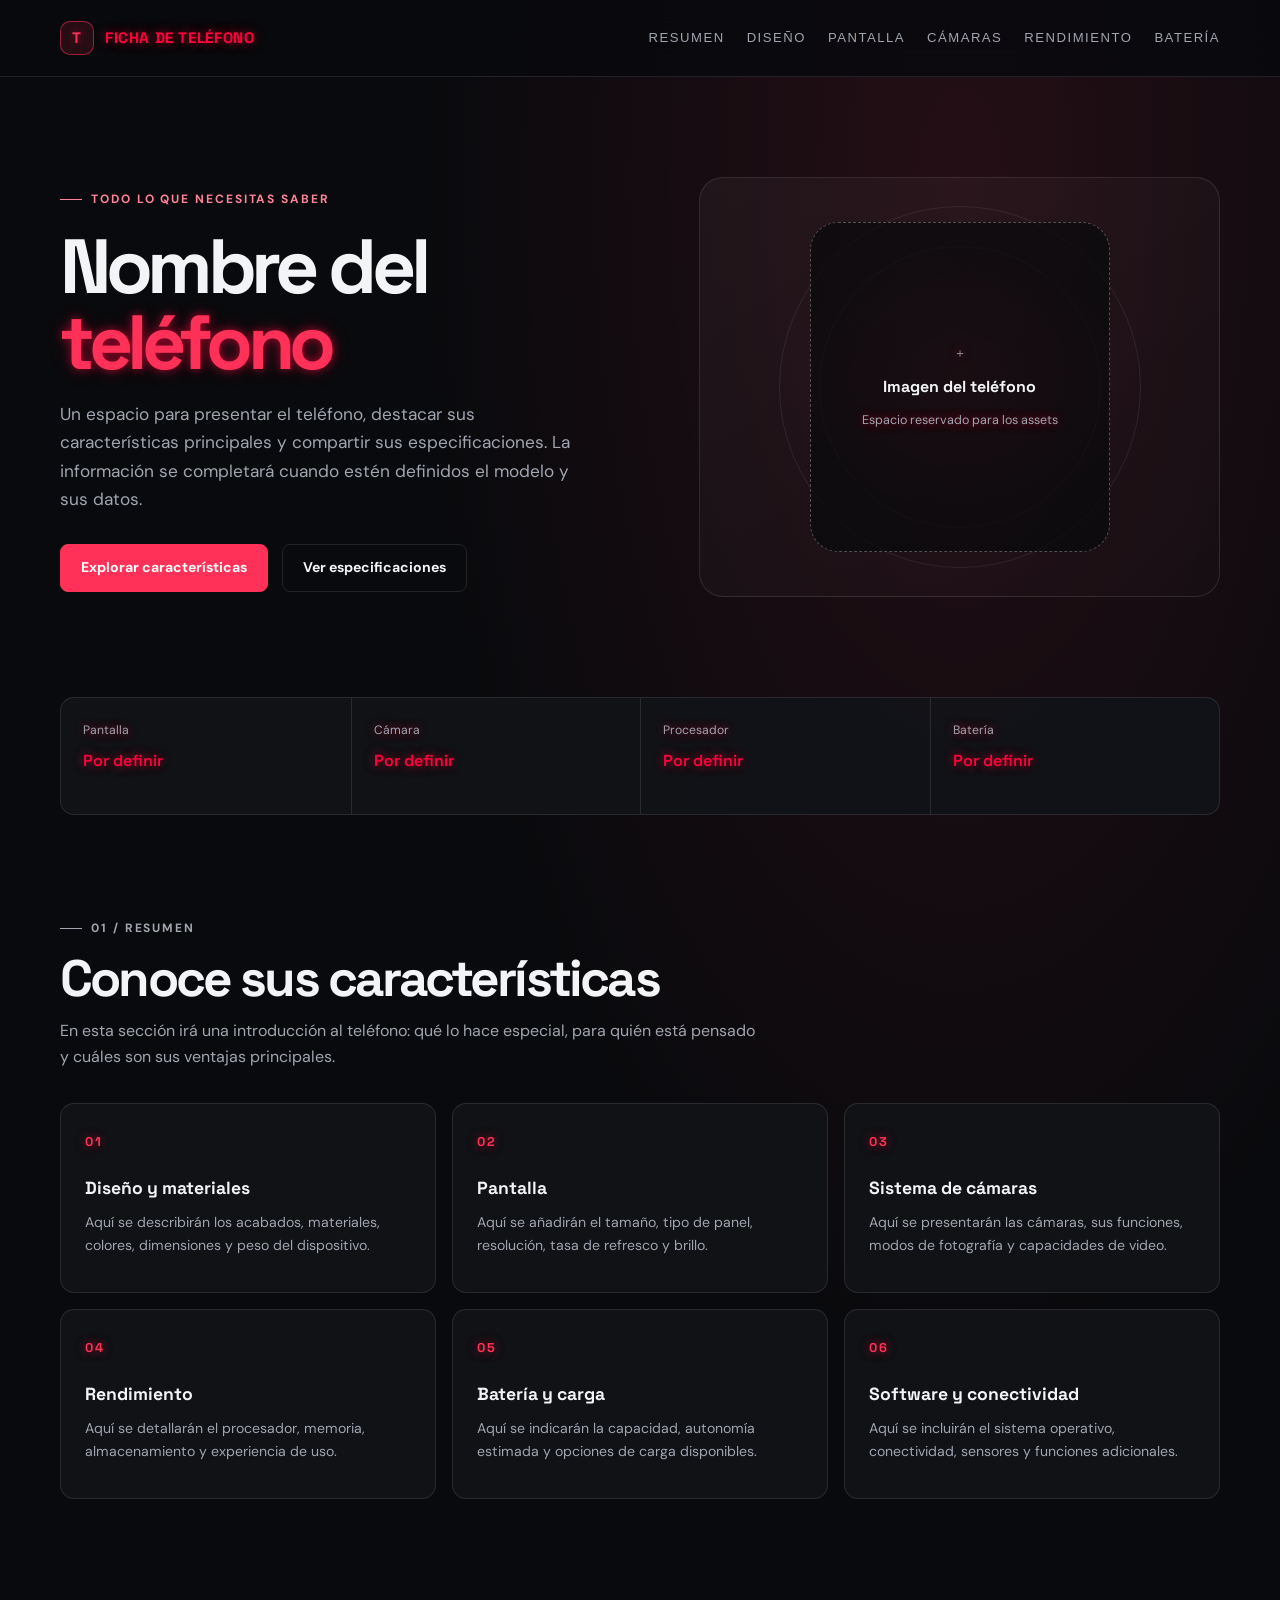
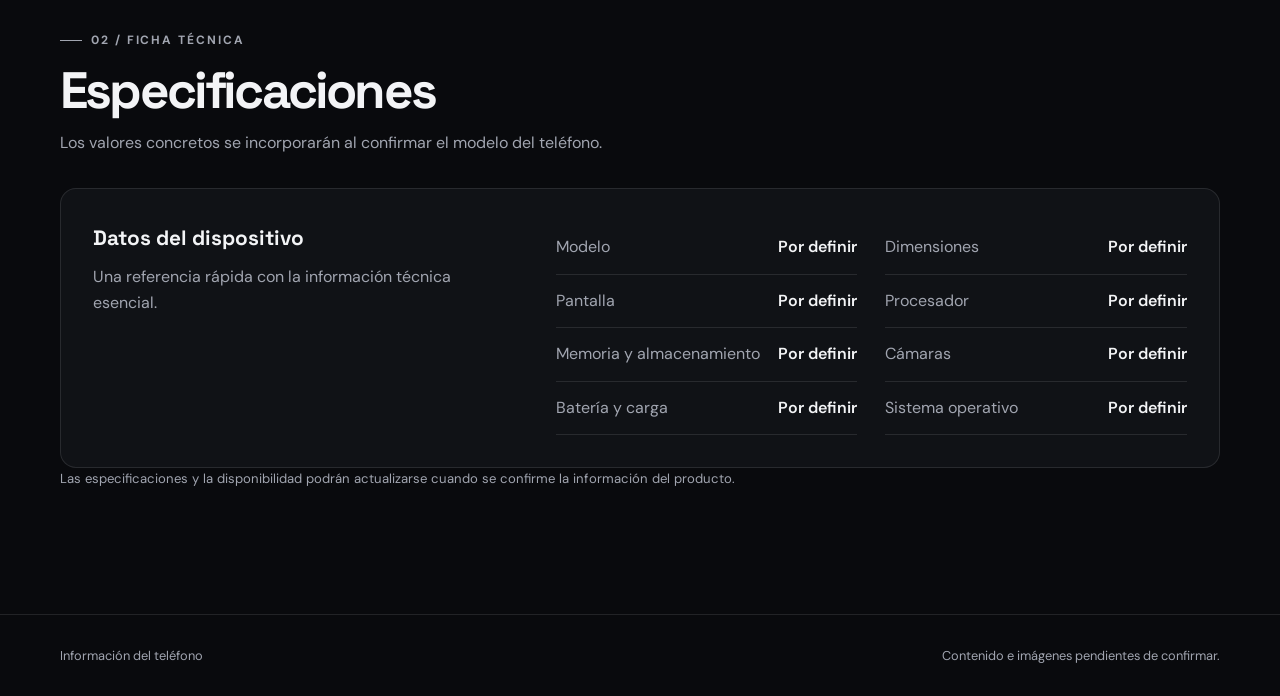
<file: assets/index.html>
<!DOCTYPE html>
<html lang="es">
<head>
    <meta charset="UTF-8">
    <meta name="viewport" content="width=device-width, initial-scale=1.0">
    <meta name="description" content="Información, características y especificaciones del teléfono.">
    <meta name="theme-color" content="#090a0d">
    <title>Teléfono | Información y características</title>
    <link rel="stylesheet" href="styles.css">
    <link rel="preconnect" href="https://fonts.googleapis.com">
    <link rel="preconnect" href="https://fonts.gstatic.com" crossorigin>
    <link href="https://fonts.googleapis.com/css2?family=DM+Sans:wght@400;500;600;700&family=Space+Grotesk:wght@400;500;600;700&display=swap" rel="stylesheet">
    <style>
        :root {
            color-scheme: dark;
            --page-bg: #090a0d;
            --panel-bg: rgba(18, 20, 25, 0.88);
            --panel-border: rgba(255, 255, 255, 0.1);
            --copy: #f3f4f6;
            --muted: #a1a5b0;
            --accent: #ff3158;
            --accent-soft: rgba(255, 49, 88, 0.12);
            --page-width: 1160px;
        }

        * {
            box-sizing: border-box;
        }

        html {
            scroll-behavior: smooth;
            scroll-padding-top: 100px;
        }

        body.phone-page {
            min-width: 320px;
            margin: 0;
            overflow-x: hidden;
            background:
                radial-gradient(ellipse at 75% 8%, rgba(255, 49, 88, 0.11), transparent 34rem),
                var(--page-bg);
            color: var(--copy);
            font-family: "DM Sans", sans-serif;
            line-height: 1.65;
        }

        .phone-page a {
            color: inherit;
        }

        .phone-page .page-container {
            width: min(var(--page-width), calc(100% - 48px));
            margin-inline: auto;
        }

        .phone-page .site-header {
            position: sticky;
            z-index: 10;
            top: 0;
            border-bottom: 1px solid var(--panel-border);
            background: rgba(9, 10, 13, 0.86);
            backdrop-filter: blur(18px);
        }

        .phone-page .header-inner {
            display: flex;
            min-height: 76px;
            align-items: center;
            justify-content: space-between;
            gap: 24px;
        }

        .phone-page .brand {
            display: inline-flex;
            align-items: center;
            gap: 11px;
            font-family: "Space Grotesk", sans-serif;
            font-size: 0.95rem;
            font-weight: 700;
            letter-spacing: 0.04em;
            text-decoration: none;
        }

        .phone-page .brand-mark {
            display: grid;
            width: 34px;
            height: 34px;
            place-items: center;
            border: 1px solid rgba(255, 49, 88, 0.55);
            border-radius: 10px;
            background: var(--accent-soft);
            color: var(--accent);
        }

        .phone-page .main-nav {
            display: flex;
            flex-wrap: wrap;
            justify-content: flex-end;
            gap: 22px;
        }

        .phone-page .main-nav a {
            color: var(--muted);
            font-size: 0.82rem;
            text-decoration: none;
            transition: color 180ms ease;
        }

        .phone-page .main-nav a:hover,
        .phone-page .main-nav a:focus-visible {
            color: var(--copy);
        }

        .phone-page .hero {
            display: grid;
            min-height: 620px;
            grid-template-columns: 1.05fr 0.95fr;
            align-items: center;
            gap: 64px;
            padding-block: 84px;
        }

        .phone-page .eyebrow {
            display: inline-flex;
            align-items: center;
            gap: 9px;
            margin: 0 0 18px;
            color: #ff8298;
            font-size: 0.75rem;
            font-weight: 700;
            letter-spacing: 0.16em;
            text-transform: uppercase;
        }

        .phone-page .eyebrow::before {
            width: 22px;
            height: 1px;
            background: currentColor;
            content: "";
        }

        .phone-page h1,
        .phone-page h2,
        .phone-page h3,
        .phone-page p {
            margin-top: 0;
        }

        .phone-page h1,
        .phone-page h2,
        .phone-page h3 {
            font-family: "Space Grotesk", sans-serif;
        }

        .phone-page h1 {
            max-width: 620px;
            margin-bottom: 20px;
            font-size: clamp(2.8rem, 6vw, 5.3rem);
            letter-spacing: -0.07em;
            line-height: 0.99;
        }

        .phone-page h1 span {
            color: var(--accent);
        }

        .phone-page .hero-copy {
            max-width: 520px;
            margin-bottom: 30px;
            color: var(--muted);
            font-size: 1.08rem;
        }

        .phone-page .hero-actions {
            display: flex;
            flex-wrap: wrap;
            align-items: center;
            gap: 14px;
        }

        .phone-page .button {
            display: inline-flex;
            min-height: 48px;
            align-items: center;
            justify-content: center;
            padding: 0 20px;
            border: 1px solid var(--panel-border);
            border-radius: 8px;
            font-size: 0.88rem;
            font-weight: 700;
            text-decoration: none;
            transition: transform 180ms ease, background 180ms ease, border-color 180ms ease;
        }

        .phone-page .button:hover {
            transform: translateY(-2px);
        }

        .phone-page .button-primary {
            border-color: var(--accent);
            background: var(--accent);
            color: #fff;
        }

        .phone-page .button-primary:hover {
            background: #e9274d;
        }

        .phone-page .button-secondary {
            color: var(--copy);
        }

        .phone-page .button-secondary:hover {
            border-color: rgba(255, 255, 255, 0.35);
        }

        .phone-page .phone-visual {
            position: relative;
            display: grid;
            min-height: 420px;
            place-items: center;
            overflow: hidden;
            border: 1px solid var(--panel-border);
            border-radius: 24px;
            background:
                radial-gradient(ellipse at 50% 48%, rgba(255, 49, 88, 0.16), transparent 45%),
                linear-gradient(145deg, rgba(255, 255, 255, 0.04), rgba(255, 255, 255, 0.01));
        }

        .phone-page .phone-visual::before,
        .phone-page .phone-visual::after {
            position: absolute;
            width: 280px;
            height: 280px;
            border: 1px solid rgba(255, 255, 255, 0.08);
            border-radius: 50%;
            content: "";
        }

        .phone-page .phone-visual::after {
            width: 360px;
            height: 360px;
        }

        .phone-page .image-placeholder {
            z-index: 1;
            display: grid;
            width: min(72%, 300px);
            min-height: 330px;
            place-content: center;
            gap: 10px;
            padding: 24px;
            border: 1px dashed rgba(255, 255, 255, 0.28);
            border-radius: 28px;
            background: rgba(9, 10, 13, 0.72);
            text-align: center;
        }

        .phone-page .placeholder-icon {
            color: var(--accent);
            font-size: 2rem;
        }

        .phone-page .image-placeholder strong {
            font-family: "Space Grotesk", sans-serif;
            font-size: 1rem;
        }

        .phone-page .image-placeholder span {
            color: var(--muted);
            font-size: 0.78rem;
        }

        .phone-page .quick-specs {
            display: grid;
            grid-template-columns: repeat(4, 1fr);
            overflow: hidden;
            border: 1px solid var(--panel-border);
            border-radius: 14px;
            background: var(--panel-bg);
        }

        .phone-page .quick-spec {
            min-height: 116px;
            padding: 22px;
        }

        .phone-page .quick-spec + .quick-spec {
            border-left: 1px solid var(--panel-border);
        }

        .phone-page .quick-spec-label,
        .phone-page .quick-spec-value {
            display: block;
        }

        .phone-page .quick-spec-label {
            margin-bottom: 8px;
            color: var(--muted);
            font-size: 0.76rem;
        }

        .phone-page .quick-spec-value {
            font-family: "Space Grotesk", sans-serif;
            font-size: 1rem;
            font-weight: 600;
        }

        .phone-page .content-section {
            padding-block: 104px 28px;
        }

        .phone-page .section-heading {
            display: flex;
            max-width: 700px;
            flex-direction: column;
            align-items: flex-start;
            margin-bottom: 32px;
        }

        .phone-page .section-heading .eyebrow {
            margin-bottom: 12px;
        }

        .phone-page .section-heading h2 {
            margin-bottom: 12px;
            font-size: clamp(2rem, 4vw, 3.2rem);
            letter-spacing: -0.055em;
            line-height: 1.08;
        }

        .phone-page .section-heading p {
            margin-bottom: 0;
            color: var(--muted);
        }

        .phone-page .info-grid {
            display: grid;
            grid-template-columns: repeat(3, 1fr);
            gap: 16px;
        }

        .phone-page .info-card {
            min-height: 190px;
            padding: 24px;
            border: 1px solid var(--panel-border);
            border-radius: 14px;
            background: var(--panel-bg);
        }

        .phone-page .info-card-number {
            display: inline-block;
            margin-bottom: 22px;
            color: var(--accent);
            font-family: "Space Grotesk", sans-serif;
            font-size: 0.8rem;
            font-weight: 700;
            letter-spacing: 0.12em;
        }

        .phone-page .info-card h3 {
            margin-bottom: 8px;
            font-size: 1.1rem;
        }

        .phone-page .info-card p {
            margin-bottom: 0;
            color: var(--muted);
            font-size: 0.88rem;
        }

        .phone-page .detail-panel {
            display: grid;
            grid-template-columns: 0.8fr 1.2fr;
            gap: 42px;
            padding: 32px;
            border: 1px solid var(--panel-border);
            border-radius: 16px;
            background: var(--panel-bg);
        }

        .phone-page .detail-panel h3 {
            margin-bottom: 8px;
            font-size: 1.3rem;
        }

        .phone-page .detail-panel > div > p {
            color: var(--muted);
        }

        .phone-page .detail-list {
            display: grid;
            grid-template-columns: repeat(2, 1fr);
            gap: 0 28px;
            margin: 0;
        }

        .phone-page .detail-list div {
            display: flex;
            justify-content: space-between;
            gap: 16px;
            padding: 13px 0;
            border-bottom: 1px solid var(--panel-border);
        }

        .phone-page .detail-list dt {
            color: var(--muted);
        }

        .phone-page .detail-list dd {
            margin: 0;
            font-weight: 600;
            text-align: right;
        }

        .phone-page .note {
            color: var(--muted);
            font-size: 0.82rem;
        }

        .phone-page .site-footer {
            margin-top: 96px;
            padding-block: 30px;
            border-top: 1px solid var(--panel-border);
            color: var(--muted);
            font-size: 0.8rem;
        }

        .phone-page .footer-inner {
            display: flex;
            justify-content: space-between;
            gap: 20px;
        }

        .phone-page .site-footer p {
            margin: 0;
        }

        @media (max-width: 820px) {
            .phone-page .hero {
                min-height: auto;
                grid-template-columns: 1fr;
                gap: 38px;
                padding-block: 72px 38px;
            }

            .phone-page .phone-visual {
                min-height: 360px;
            }

            .phone-page .image-placeholder {
                min-height: 285px;
            }

            .phone-page .info-grid {
                grid-template-columns: repeat(2, 1fr);
            }

            .phone-page .detail-panel {
                grid-template-columns: 1fr;
                gap: 12px;
            }
        }

        @media (max-width: 600px) {
            .phone-page .page-container {
                width: min(100% - 32px, var(--page-width));
            }

            .phone-page .header-inner {
                min-height: 68px;
                align-items: flex-start;
                flex-direction: column;
                gap: 12px;
                padding-block: 14px;
            }

            .phone-page .main-nav {
                justify-content: flex-start;
                gap: 8px 18px;
            }

            .phone-page .main-nav a {
                font-size: 0.75rem;
            }

            .phone-page .hero {
                padding-top: 54px;
            }

            .phone-page .quick-specs {
                grid-template-columns: repeat(2, 1fr);
            }

            .phone-page .quick-spec:nth-child(3) {
                border-left: 0;
            }

            .phone-page .quick-spec:nth-child(n + 3) {
                border-top: 1px solid var(--panel-border);
            }

            .phone-page .info-grid {
                grid-template-columns: 1fr;
            }

            .phone-page .content-section {
                padding-top: 76px;
            }

            .phone-page .detail-panel {
                padding: 22px;
            }

            .phone-page .detail-list {
                grid-template-columns: 1fr;
            }

            .phone-page .footer-inner {
                flex-direction: column;
            }
        }

        @media (prefers-reduced-motion: reduce) {
            .phone-page *,
            .phone-page *::before,
            .phone-page *::after {
                scroll-behavior: auto !important;
                transition-duration: 0.01ms !important;
            }
        }
    </style>
</head>
<body class="phone-page">
    <header class="site-header">
        <div class="page-container header-inner">
            <a class="brand" href="#inicio" aria-label="Ir al inicio">
                <span class="brand-mark" aria-hidden="true">T</span>
                <span>FICHA DE TELÉFONO</span>
            </a>
            <nav class="main-nav" aria-label="Secciones de información">
                <a href="#resumen">Resumen</a>
                <a href="#diseno">Diseño</a>
                <a href="#pantalla">Pantalla</a>
                <a href="#camara">Cámaras</a>
                <a href="#rendimiento">Rendimiento</a>
                <a href="#bateria">Batería</a>
            </nav>
        </div>
    </header>

    <main>
        <section class="page-container hero" id="inicio" aria-labelledby="page-title">
            <div>
                <p class="eyebrow">Todo lo que necesitas saber</p>
                <h1 id="page-title">Nombre del <span>teléfono</span></h1>
                <p class="hero-copy">Un espacio para presentar el teléfono, destacar sus características principales y compartir sus especificaciones. La información se completará cuando estén definidos el modelo y sus datos.</p>
                <div class="hero-actions">
                    <a class="button button-primary" href="#resumen">Explorar características</a>
                    <a class="button button-secondary" href="#especificaciones">Ver especificaciones</a>
                </div>
            </div>
            <div class="phone-visual" role="img" aria-label="Espacio reservado para la imagen del teléfono">
                <div class="image-placeholder">
                    <span class="placeholder-icon" aria-hidden="true">＋</span>
                    <strong>Imagen del teléfono</strong>
                    <span>Espacio reservado para los assets</span>
                </div>
            </div>
        </section>

        <section class="page-container" aria-label="Características principales">
            <div class="quick-specs">
                <div class="quick-spec">
                    <span class="quick-spec-label">Pantalla</span>
                    <span class="quick-spec-value">Por definir</span>
                </div>
                <div class="quick-spec">
                    <span class="quick-spec-label">Cámara</span>
                    <span class="quick-spec-value">Por definir</span>
                </div>
                <div class="quick-spec">
                    <span class="quick-spec-label">Procesador</span>
                    <span class="quick-spec-value">Por definir</span>
                </div>
                <div class="quick-spec">
                    <span class="quick-spec-label">Batería</span>
                    <span class="quick-spec-value">Por definir</span>
                </div>
            </div>
        </section>

        <section class="page-container content-section" id="resumen" aria-labelledby="summary-title">
            <div class="section-heading">
                <p class="eyebrow">01 / Resumen</p>
                <h2 id="summary-title">Conoce sus características</h2>
                <p>En esta sección irá una introducción al teléfono: qué lo hace especial, para quién está pensado y cuáles son sus ventajas principales.</p>
            </div>
            <div class="info-grid">
                <article class="info-card" id="diseno">
                    <span class="info-card-number">01</span>
                    <h3>Diseño y materiales</h3>
                    <p>Aquí se describirán los acabados, materiales, colores, dimensiones y peso del dispositivo.</p>
                </article>
                <article class="info-card" id="pantalla">
                    <span class="info-card-number">02</span>
                    <h3>Pantalla</h3>
                    <p>Aquí se añadirán el tamaño, tipo de panel, resolución, tasa de refresco y brillo.</p>
                </article>
                <article class="info-card" id="camara">
                    <span class="info-card-number">03</span>
                    <h3>Sistema de cámaras</h3>
                    <p>Aquí se presentarán las cámaras, sus funciones, modos de fotografía y capacidades de video.</p>
                </article>
                <article class="info-card" id="rendimiento">
                    <span class="info-card-number">04</span>
                    <h3>Rendimiento</h3>
                    <p>Aquí se detallarán el procesador, memoria, almacenamiento y experiencia de uso.</p>
                </article>
                <article class="info-card" id="bateria">
                    <span class="info-card-number">05</span>
                    <h3>Batería y carga</h3>
                    <p>Aquí se indicarán la capacidad, autonomía estimada y opciones de carga disponibles.</p>
                </article>
                <article class="info-card" id="conectividad">
                    <span class="info-card-number">06</span>
                    <h3>Software y conectividad</h3>
                    <p>Aquí se incluirán el sistema operativo, conectividad, sensores y funciones adicionales.</p>
                </article>
            </div>
        </section>

        <section class="page-container content-section" id="especificaciones" aria-labelledby="specifications-title">
            <div class="section-heading">
                <p class="eyebrow">02 / Ficha técnica</p>
                <h2 id="specifications-title">Especificaciones</h2>
                <p>Los valores concretos se incorporarán al confirmar el modelo del teléfono.</p>
            </div>
            <div class="detail-panel">
                <div>
                    <h3>Datos del dispositivo</h3>
                    <p>Una referencia rápida con la información técnica esencial.</p>
                </div>
                <dl class="detail-list">
                    <div><dt>Modelo</dt><dd>Por definir</dd></div>
                    <div><dt>Dimensiones</dt><dd>Por definir</dd></div>
                    <div><dt>Pantalla</dt><dd>Por definir</dd></div>
                    <div><dt>Procesador</dt><dd>Por definir</dd></div>
                    <div><dt>Memoria y almacenamiento</dt><dd>Por definir</dd></div>
                    <div><dt>Cámaras</dt><dd>Por definir</dd></div>
                    <div><dt>Batería y carga</dt><dd>Por definir</dd></div>
                    <div><dt>Sistema operativo</dt><dd>Por definir</dd></div>
                </dl>
            </div>
            <p class="note">Las especificaciones y la disponibilidad podrán actualizarse cuando se confirme la información del producto.</p>
        </section>
    </main>

    <footer class="site-footer">
        <div class="page-container footer-inner">
            <p>Información del teléfono</p>
            <p>Contenido e imágenes pendientes de confirmar.</p>
        </div>
    </footer>
</body>
</html>
</file>
<file: assets/styles.css>
/* ==========================================================================
   Variables y Configuración Base
   ========================================================================== */
:root {
    /* Paleta de colores */
    --bg-color: #050505; /* Negro casi puro */
    --surface-color: #0a0a0a; /* Gris extremadamente oscuro para tarjetas */
    --border-color: #1a1a1a;
    
    --text-main: #f0f0f0;
    --text-muted: #888888;
    
    /* Acentos Neón Rojo */
    --neon-red: #ff003c;
    --neon-red-dim: rgba(255, 0, 60, 0.2);
    --neon-red-glow: 0 0 10px rgba(255, 0, 60, 0.6), 0 0 20px rgba(255, 0, 60, 0.2);
    
    /* Tipografía */
    --font-heading: 'Orbitron', sans-serif;
    --font-body: 'Inter', sans-serif;
    
    /* Animaciones */
    --transition-speed: 0.3s;
}

/* Variables del Modo Claro (Light Theme) */
body.light-theme {
    --bg-color: #f4f4f9;
    --card-bg: #ffffff;
    --neon-red: #e60036;
    --neon-red-dim: rgba(230, 0, 54, 0.1);
    --neon-red-glow: rgba(230, 0, 54, 0.4);
    --text-main: #1a1a1a;
    --text-muted: #555555;
    /* Reducir gradiente oscuro del fondo de la imagen en modo claro */
    background-image: none !important;
}

/* Partículas Background */
#particles-bg {
    position: fixed;
    top: 0;
    left: 0;
    width: 100%;
    height: 100%;
    z-index: -1;
    pointer-events: none;
}

/* ==========================================================================
   Reseteo Global
   ========================================================================== */
* {
    margin: 0;
    padding: 0;
    box-sizing: border-box;
}

html {
    scroll-behavior: smooth;
}

body {
    background-color: var(--bg-color);
    background-image: linear-gradient(rgba(5, 5, 5, 0.8), rgba(5, 5, 5, 0.9)), url('assets/fondo_angel_caido.jpg');
    background-size: cover;
    background-position: center;
    background-attachment: fixed;
    background-repeat: no-repeat;
    color: var(--text-main);
    font-family: var(--font-body);
    line-height: 1.6;
    overflow-x: hidden;
}

/* ==========================================================================
   Utilidades Globales
   ========================================================================== */
.container {
    max-width: 1200px;
    margin: 0 auto;
    padding: 0 2rem;
}

/* Aplicación del acento rojo brillante a partes de texto */
span {
    color: var(--neon-red);
    text-shadow: var(--neon-red-glow);
}

.section {
    padding: 8rem 0 4rem;
}

/* Títulos de sección con línea decorativa futurista */
.section-title {
    font-family: var(--font-heading);
    font-size: 2.5rem;
    font-weight: 700;
    margin-bottom: 3rem;
    text-transform: uppercase;
    letter-spacing: 2px;
    border-bottom: 1px solid var(--border-color);
    padding-bottom: 1rem;
    position: relative;
}

.section-title::after {
    content: '';
    position: absolute;
    bottom: -1px;
    left: 0;
    width: 100px;
    height: 1px;
    background-color: var(--neon-red);
    box-shadow: 0 0 10px var(--neon-red);
}

/* ==========================================================================
   1. Header y Navegación
   ========================================================================== */
.header {
    background: rgba(5, 5, 5, 0.85);
    backdrop-filter: blur(12px);
    border-bottom: 1px solid var(--border-color);
    position: fixed;
    top: 0;
    width: 100%;
    z-index: 1000;
}

.header-content {
    display: flex;
    justify-content: space-between;
    align-items: center;
    padding: 1rem 0;
}

.user-info {
    display: flex;
    align-items: center;
    gap: 1rem;
}

/* Foto de Perfil */
.avatar-img {
    width: 85px;
    height: 85px;
    border-radius: 50%;
    object-fit: cover;
    border: 2px solid var(--neon-red);
    box-shadow: 0 0 15px var(--neon-red-dim);
    transition: all var(--transition-speed);
}

.avatar-img:hover {
    box-shadow: var(--neon-red-glow);
    transform: scale(1.05);
}

.user-name {
    font-family: var(--font-heading);
    font-size: 1.2rem;
    letter-spacing: 1px;
}

.main-nav ul {
    list-style: none;
    display: flex;
    gap: 2.5rem;
}

.main-nav a {
    color: var(--text-muted);
    text-decoration: none;
    font-family: var(--font-heading);
    font-size: 0.85rem;
    text-transform: uppercase;
    letter-spacing: 1.5px;
    transition: color var(--transition-speed), text-shadow var(--transition-speed);
}

.main-nav a:hover {
    color: var(--neon-red);
    text-shadow: var(--neon-red-glow);
}

/* ==========================================================================
   2. Sobre Mí
   ========================================================================== */
.intro-text {
    font-size: 1.5rem;
    font-weight: 300;
    color: var(--text-muted);
    max-width: 800px;
}

/* Interacciones de texto en Sobre Mi */
.interactive-text p {
    padding: 1.5rem;
    border-radius: 8px;
    transition: all 0.4s cubic-bezier(0.175, 0.885, 0.32, 1.275);
    border: 1px solid transparent;
    position: relative;
    overflow: hidden;
}

.interactive-text p:hover {
    background: rgba(255, 0, 60, 0.03);
    border-color: rgba(255, 0, 60, 0.2);
    transform: translateX(15px);
    box-shadow: -5px 0 20px rgba(255, 0, 60, 0.1);
}

.interactive-text p::before {
    content: '';
    position: absolute;
    left: 0;
    top: 0;
    height: 100%;
    width: 4px;
    background: var(--neon-red);
    transform: scaleY(0);
    transition: transform 0.4s ease;
    transform-origin: bottom;
}

.interactive-text p:hover::before {
    transform: scaleY(1);
    box-shadow: 0 0 10px var(--neon-red);
}

/* Animaciones de Scroll */
.fade-in {
    opacity: 0;
    transform: translateY(30px);
    transition: opacity 0.8s ease-out, transform 0.8s ease-out;
}

.fade-in.appear {
    opacity: 1;
    transform: translateY(0);
}

/* Contenedor del video flotante */
.floating-video-wrapper {
    position: fixed;
    top: 0;
    left: 0;
    z-index: 9999;
    width: 280px;
    height: auto;
    border-radius: 8px;
    border: 2px solid var(--neon-red);
    box-shadow: 0 0 15px rgba(255, 0, 60, 0.5);
    background: #000;
    overflow: hidden;
}

.floating-video-wrapper video {
    width: 100%;
    display: block;
    outline: none;
}

.floating-video-wrapper:hover {
    box-shadow: 0 0 25px rgba(255, 0, 60, 0.9);
    border-color: #fff;
}

/* ==========================================================================
   3. Habilidades
   ========================================================================== */
.skills-grid {
    display: grid;
    grid-template-columns: repeat(auto-fit, minmax(200px, 1fr));
    gap: 1.5rem;
}

.skill-item {
    border: 1px solid var(--border-color);
    padding: 1.5rem;
    text-align: center;
    font-family: var(--font-heading);
    font-size: 0.85rem;
    letter-spacing: 1px;
    text-transform: uppercase;
    transition: all var(--transition-speed);
    background: var(--surface-color);
    position: relative;
    overflow: hidden;
    opacity: 0;
    transform: translateY(30px);
}

.skill-item.appear {
    opacity: 1;
    transform: translateY(0);
}

/* Efecto de ratón (Glow interactivo) */
.skill-item::before {
    content: "";
    position: absolute;
    top: var(--mouse-y);
    left: var(--mouse-x);
    transform: translate(-50%, -50%);
    width: 0;
    height: 0;
    background: radial-gradient(circle, rgba(255,0,60,0.15) 0%, transparent 60%);
    opacity: 0;
    transition: opacity 0.3s, width 0.3s, height 0.3s;
    pointer-events: none;
    z-index: 0;
}

/* Efecto Hover Quirúrgico */
.skill-item:hover {
    border-color: var(--neon-red);
    box-shadow: 0 0 15px var(--neon-red-dim), inset 0 0 10px var(--neon-red-dim);
    color: #fff;
    transform: translateY(-5px);
}

.skill-item:hover::before {
    width: 250px;
    height: 250px;
    opacity: 1;
}

/* ==========================================================================
   4. Proyectos
   ========================================================================== */
.projects-gallery {
    display: grid;
    grid-template-columns: repeat(auto-fit, minmax(300px, 1fr));
    gap: 2rem;
}

.project-card {
    border: 1px solid var(--border-color);
    background-color: var(--surface-color);
    transition: all var(--transition-speed);
    position: relative;
    overflow: hidden;
    display: flex;
    flex-direction: column;
    opacity: 0;
    transform: translateY(30px);
}

.project-card.appear {
    opacity: 1;
    transform: translateY(0);
}

/* Resplandor interactivo del ratón */
.project-card::after {
    content: "";
    position: absolute;
    top: var(--mouse-y);
    left: var(--mouse-x);
    transform: translate(-50%, -50%);
    width: 0;
    height: 0;
    background: radial-gradient(circle, rgba(255,0,60,0.1) 0%, transparent 60%);
    opacity: 0;
    transition: opacity 0.3s, width 0.3s, height 0.3s;
    pointer-events: none;
    z-index: 0;
}

.project-card:hover::after {
    width: 400px;
    height: 400px;
    opacity: 1;
}

.project-content {
    position: relative;
    z-index: 1;
}

/* Línea superior animada al hacer hover */
.project-card::before {
    content: '';
    position: absolute;
    top: 0;
    left: 0;
    width: 100%;
    height: 1px;
    background: var(--neon-red);
    transform: scaleX(0);
    transform-origin: left;
    transition: transform var(--transition-speed);
}

.project-card:hover {
    border-color: #333;
}

.project-card:hover::before {
    transform: scaleX(1);
    box-shadow: 0 0 10px var(--neon-red);
}

.project-content {
    padding: 2rem;
    flex-grow: 1;
}

.project-content h3 {
    font-family: var(--font-heading);
    font-size: 1.2rem;
    margin-bottom: 1rem;
    color: #fff;
}

.project-content p {
    color: var(--text-muted);
    font-size: 0.95rem;
    margin-bottom: 1.5rem;
}

/* Configuración especial para el proyecto de Rive */
.rive-highlight {
    grid-column: 1 / -1; /* Ocupa todo el ancho disponible */
    border-color: rgba(255, 0, 60, 0.3); /* Borde sutilmente rojo por defecto */
}

.rive-placeholder {
    width: 100%;
    height: 350px;
    border: 1px dashed var(--neon-red);
    display: flex;
    align-items: center;
    justify-content: center;
    background: rgba(255, 0, 60, 0.03);
    font-family: var(--font-heading);
    color: var(--neon-red);
    letter-spacing: 2px;
    text-transform: uppercase;
    font-size: 0.8rem;
    box-shadow: inset 0 0 30px rgba(255, 0, 60, 0.05);
    transition: all var(--transition-speed);
}

.rive-placeholder:hover {
    background: rgba(255, 0, 60, 0.08);
}

/* ==========================================================================
   5. Footer y Contacto
   ========================================================================== */
.footer {
    border-top: 1px solid var(--border-color);
    padding: 4rem 0 2rem;
    margin-top: 4rem;
    background: linear-gradient(0deg, #000, var(--bg-color));
}

.footer-content {
    display: flex;
    flex-direction: column;
    align-items: center;
    text-align: center;
    gap: 2.5rem;
}

.footer-title {
    font-family: var(--font-heading);
    font-size: 2rem;
    margin-bottom: 0.5rem;
}

/* Botón Neón */
.neon-btn {
    display: inline-block;
    margin-top: 1.5rem;
    padding: 1rem 2.5rem;
    border: 1px solid var(--neon-red);
    color: var(--neon-red);
    text-decoration: none;
    font-family: var(--font-heading);
    text-transform: uppercase;
    letter-spacing: 2px;
    font-size: 0.85rem;
    transition: all var(--transition-speed);
    background: transparent;
    position: relative;
    overflow: hidden;
}

.neon-btn:hover {
    background: var(--neon-red);
    color: #000;
    box-shadow: 0 0 20px var(--neon-red);
    font-weight: 700;
}

.social-links {
    display: flex;
    gap: 2rem;
}

.social-link {
    color: var(--text-muted);
    text-decoration: none;
    font-size: 0.85rem;
    text-transform: uppercase;
    letter-spacing: 1.5px;
    transition: color var(--transition-speed);
    font-family: var(--font-heading);
}

.social-link:hover {
    color: #fff;
    text-shadow: 0 0 8px rgba(255, 255, 255, 0.8);
}

.copyright {
    color: #444;
    font-size: 0.75rem;
    margin-top: 2rem;
    letter-spacing: 1px;
}

/* ==========================================================================
   Media Queries (Responsive)
   ========================================================================== */
@media (max-width: 768px) {
    .header-content {
        flex-direction: column;
        height: auto;
        padding: 1.5rem 0;
        gap: 1.5rem;
    }
    
    .main-nav ul {
        gap: 1.5rem;
        flex-wrap: wrap;
        justify-content: center;
    }
    
    .section-title {
        font-size: 1.8rem;
    }
    
    .intro-text {
        font-size: 1.2rem;
    }
    
    .rive-highlight {
        grid-column: auto; /* Vuelve a ocupar 1 columna en móviles */
    }
    
    .rive-placeholder {
        height: auto;
        min-height: 250px;
    }
    
    /* Controles de modelo en móviles: apilados verticalmente */
    .model-controls {
        flex-direction: column;
        gap: 15px;
    }
    .model-controls .control-group {
        width: 100%;
    }
    .model-controls .control-group input[type="range"] {
        width: 100%; /* El slider ocupa todo el ancho */
        max-width: 100%;
    }
    .control-btn {
        width: 100%;
    }
}

/* ==========================================================================
   5. Interactividad: Controles, Animaciones y Switch
   ========================================================================== */

/* Switch Tema Claro/Oscuro */
.theme-switch-wrapper {
    display: flex;
    align-items: center;
}
.theme-switch {
    position: relative;
    display: inline-block;
    width: 50px;
    height: 24px;
}
.theme-switch input {
    opacity: 0;
    width: 0;
    height: 0;
}
.slider {
    position: absolute;
    cursor: pointer;
    top: 0;
    left: 0;
    right: 0;
    bottom: 0;
    background-color: #333;
    transition: .4s;
}
.slider:before {
    position: absolute;
    content: "";
    height: 16px;
    width: 16px;
    left: 4px;
    bottom: 4px;
    background-color: white;
    transition: .4s;
}
input:checked + .slider {
    background-color: var(--neon-red);
}
input:checked + .slider:before {
    transform: translateX(26px);
}
.slider.round {
    border-radius: 24px;
}
.slider.round:before {
    border-radius: 50%;
}

/* Animación de Flotación para el Modelo 3D */
@keyframes float {
    0% { transform: translateY(0px); }
    50% { transform: translateY(-10px); }
    100% { transform: translateY(0px); }
}
.floating-model {
    animation: float 4s ease-in-out infinite;
}

/* Controles del Modelo 3D */
.model-controls {
    display: flex;
    justify-content: space-between;
    align-items: center;
    background: var(--card-bg);
    padding: 15px;
    border-radius: 8px;
    border: 1px solid var(--neon-red-dim);
    margin-top: 15px;
    box-shadow: 0 4px 15px rgba(0, 0, 0, 0.3);
}

.model-controls .control-group {
    display: flex;
    align-items: center;
    gap: 10px;
    flex-grow: 1;
}

.model-controls input[type="range"] {
    flex-grow: 1;
    max-width: 150px;
    height: 6px;
    -webkit-appearance: none;
    background: #333;
    border-radius: 5px;
    outline: none;
}
.model-controls input[type="range"]::-webkit-slider-thumb {
    -webkit-appearance: none;
    width: 20px;
    height: 20px;
    border-radius: 50%;
    background: var(--neon-red);
    cursor: pointer;
    box-shadow: 0 0 10px var(--neon-red-glow);
}

.control-btn {
    min-height: 44px; /* Tamaño mínimo táctil recomendado por Apple/Google */
    padding: 0 20px;
}
</file>
